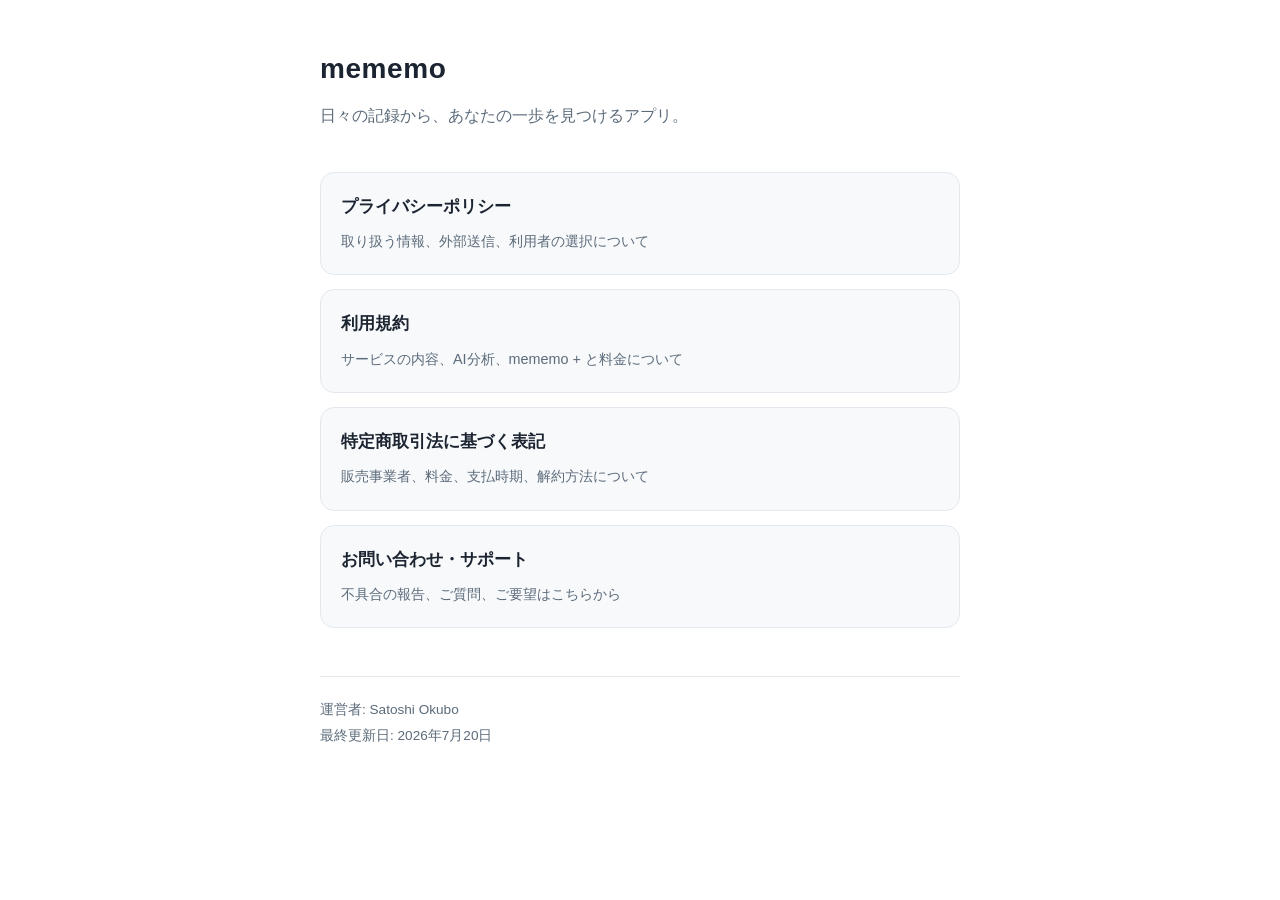
<file: index.html>
<!doctype html>
<html lang="ja">
<head>
<meta charset="utf-8">
<meta name="viewport" content="width=device-width, initial-scale=1">
<title>mememo</title>
<meta name="description" content="mememo — 日々の記録から、あなたの一歩を見つけるアプリ。">
<link rel="stylesheet" href="./style.css">
</head>
<body>
<div class="wrap">
  <h1>mememo</h1>
  <p class="lead">日々の記録から、あなたの一歩を見つけるアプリ。</p>

  <a class="card" href="./privacy.html">
    <strong>プライバシーポリシー</strong>
    <span>取り扱う情報、外部送信、利用者の選択について</span>
  </a>
  <a class="card" href="./terms.html">
    <strong>利用規約</strong>
    <span>サービスの内容、AI分析、mememo + と料金について</span>
  </a>
  <a class="card" href="./tokushoho.html">
    <strong>特定商取引法に基づく表記</strong>
    <span>販売事業者、料金、支払時期、解約方法について</span>
  </a>
  <a class="card" href="https://docs.google.com/forms/d/e/1FAIpQLScJXUydYHFJIfrz_PxW7Av07f2X0ozqBW9UXfN3OIMN_xY0AQ/viewform">
    <strong>お問い合わせ・サポート</strong>
    <span>不具合の報告、ご質問、ご要望はこちらから</span>
  </a>

  <footer>
    運営者: Satoshi Okubo<br>
    最終更新日: 2026年7月20日
  </footer>
</div>
</body>
</html>
</file>
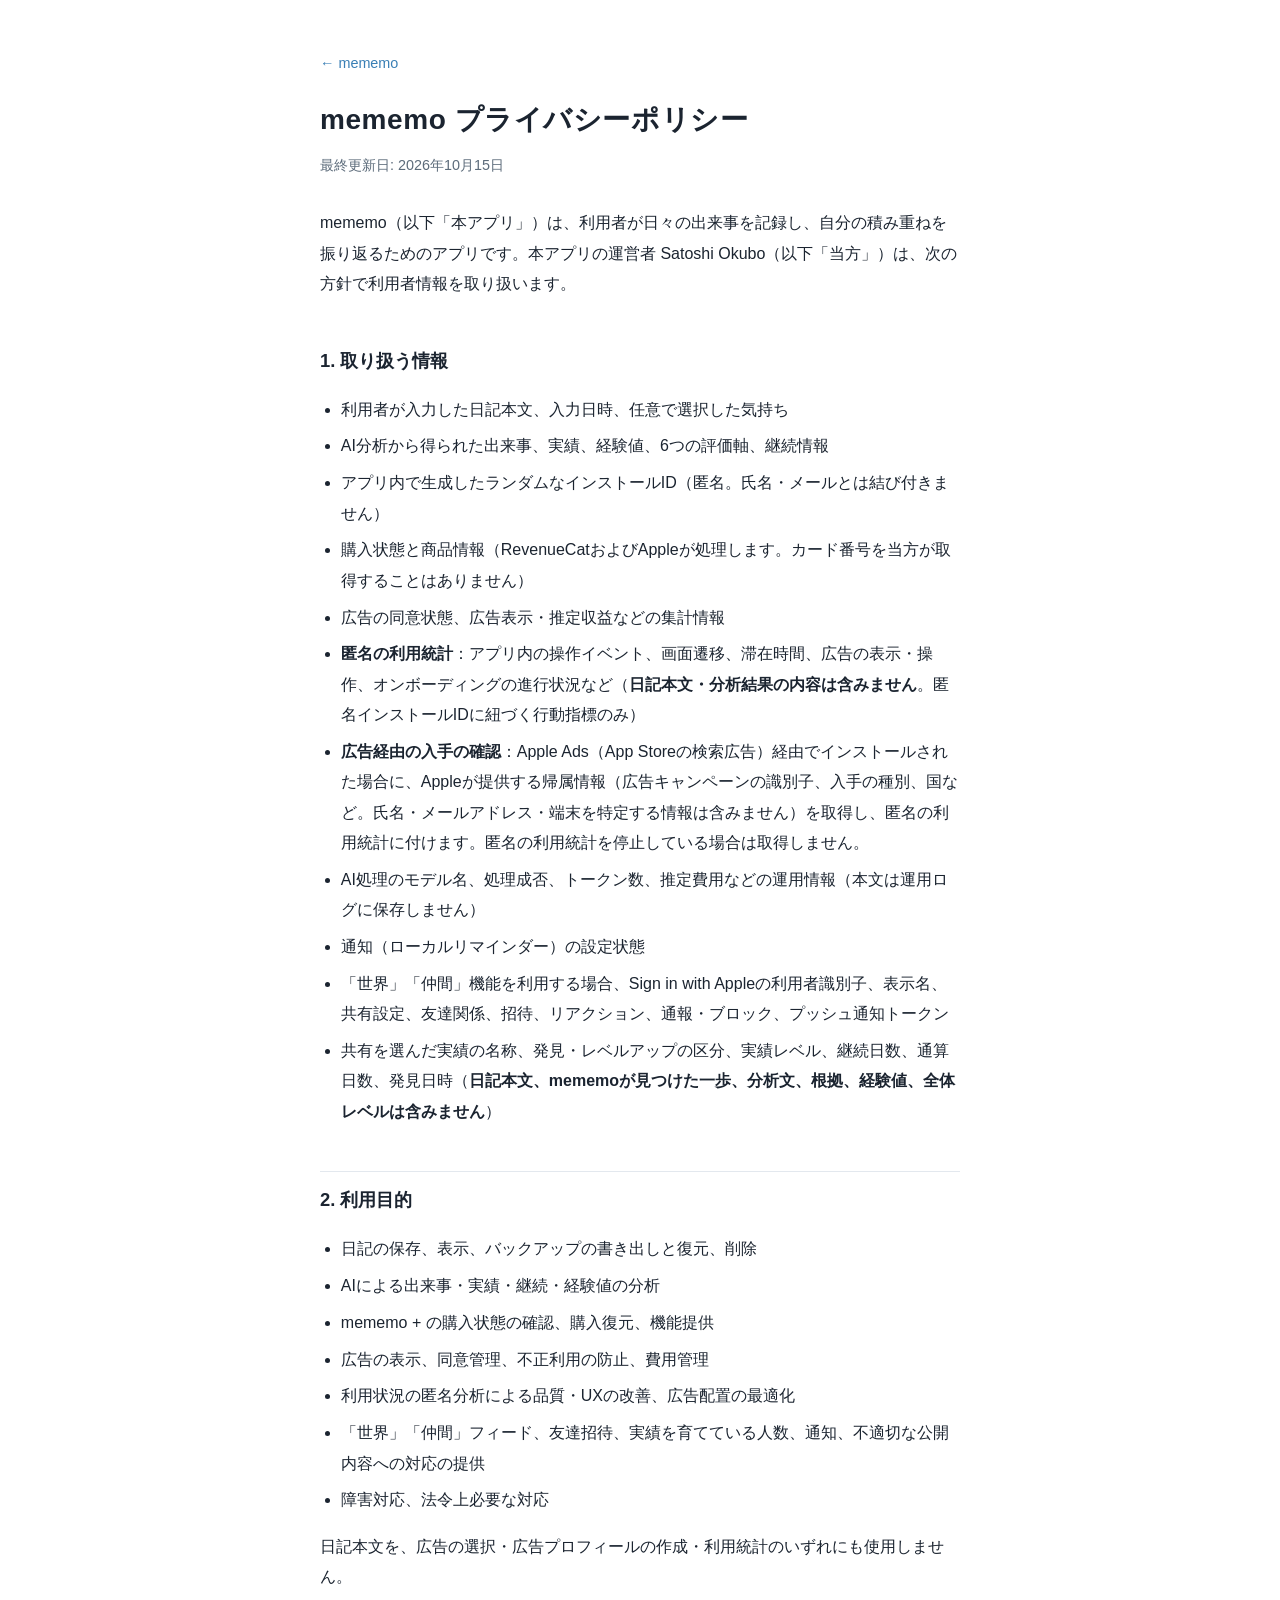
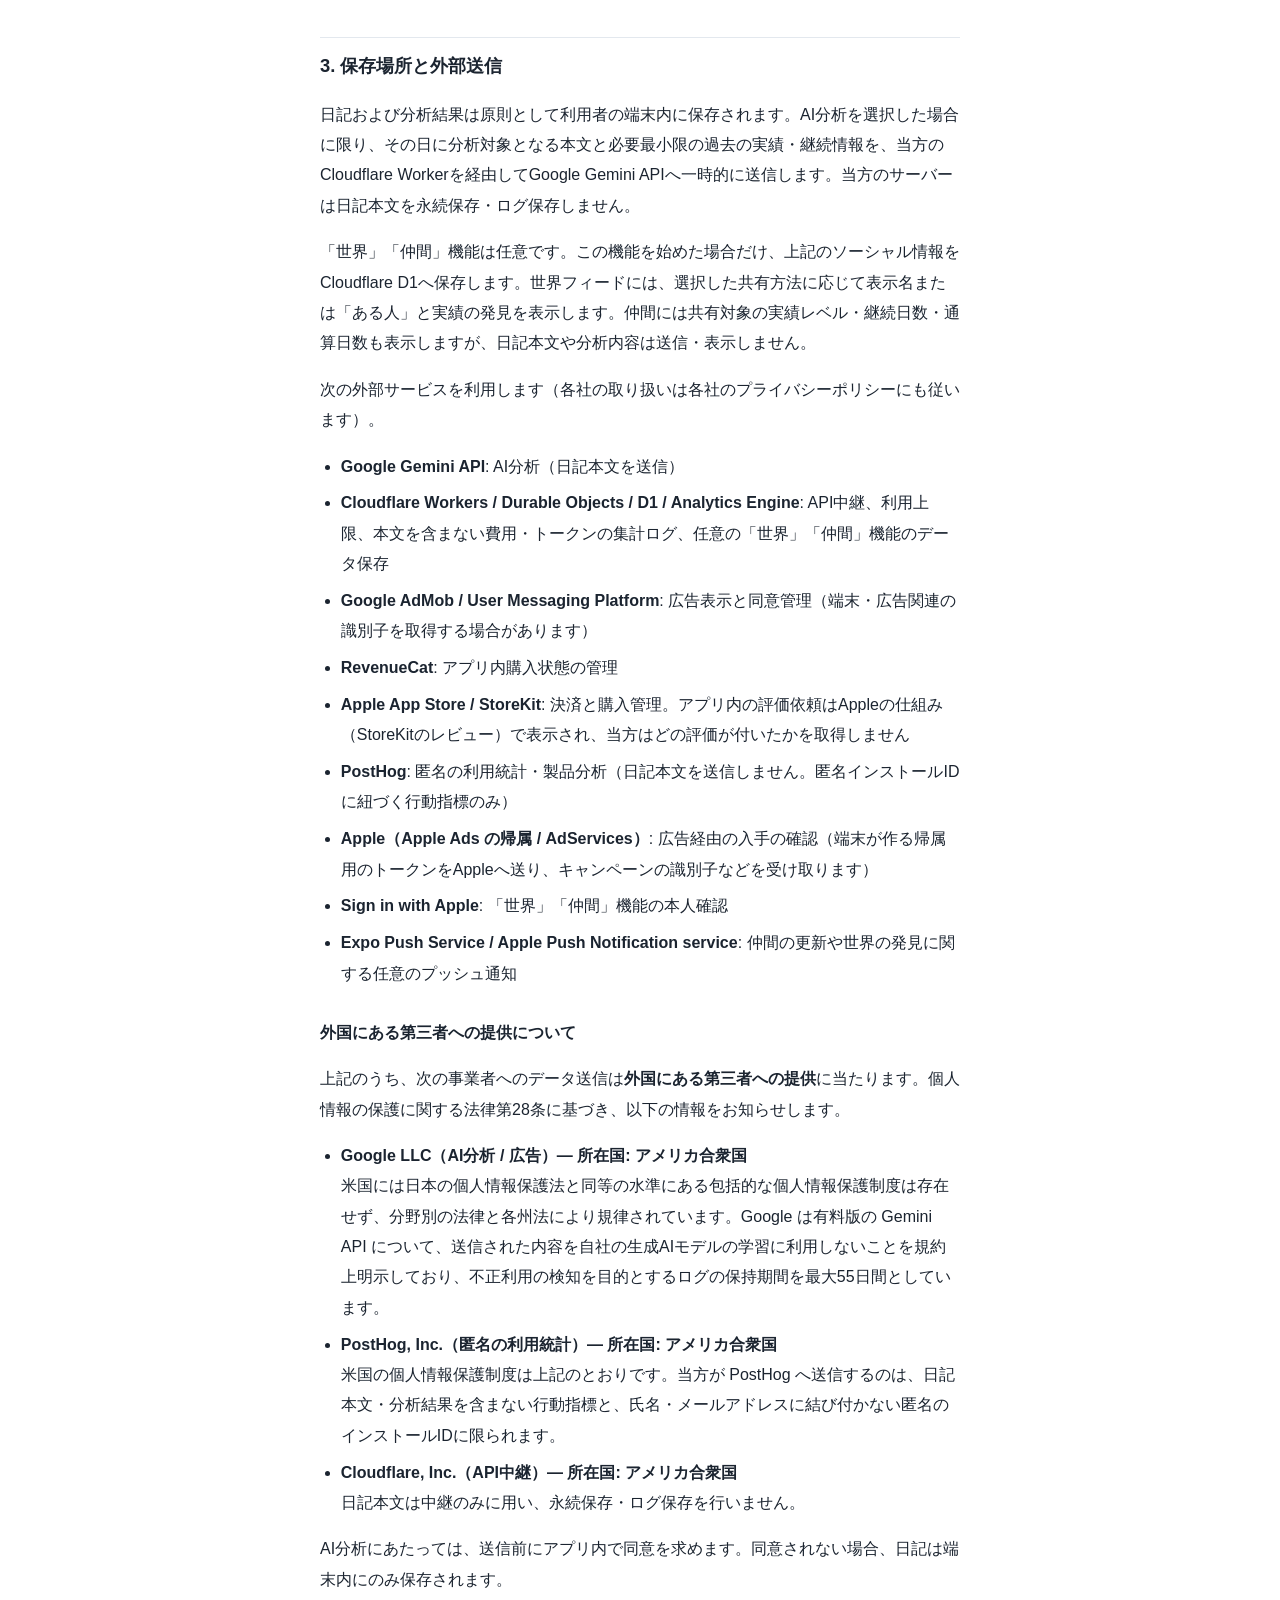
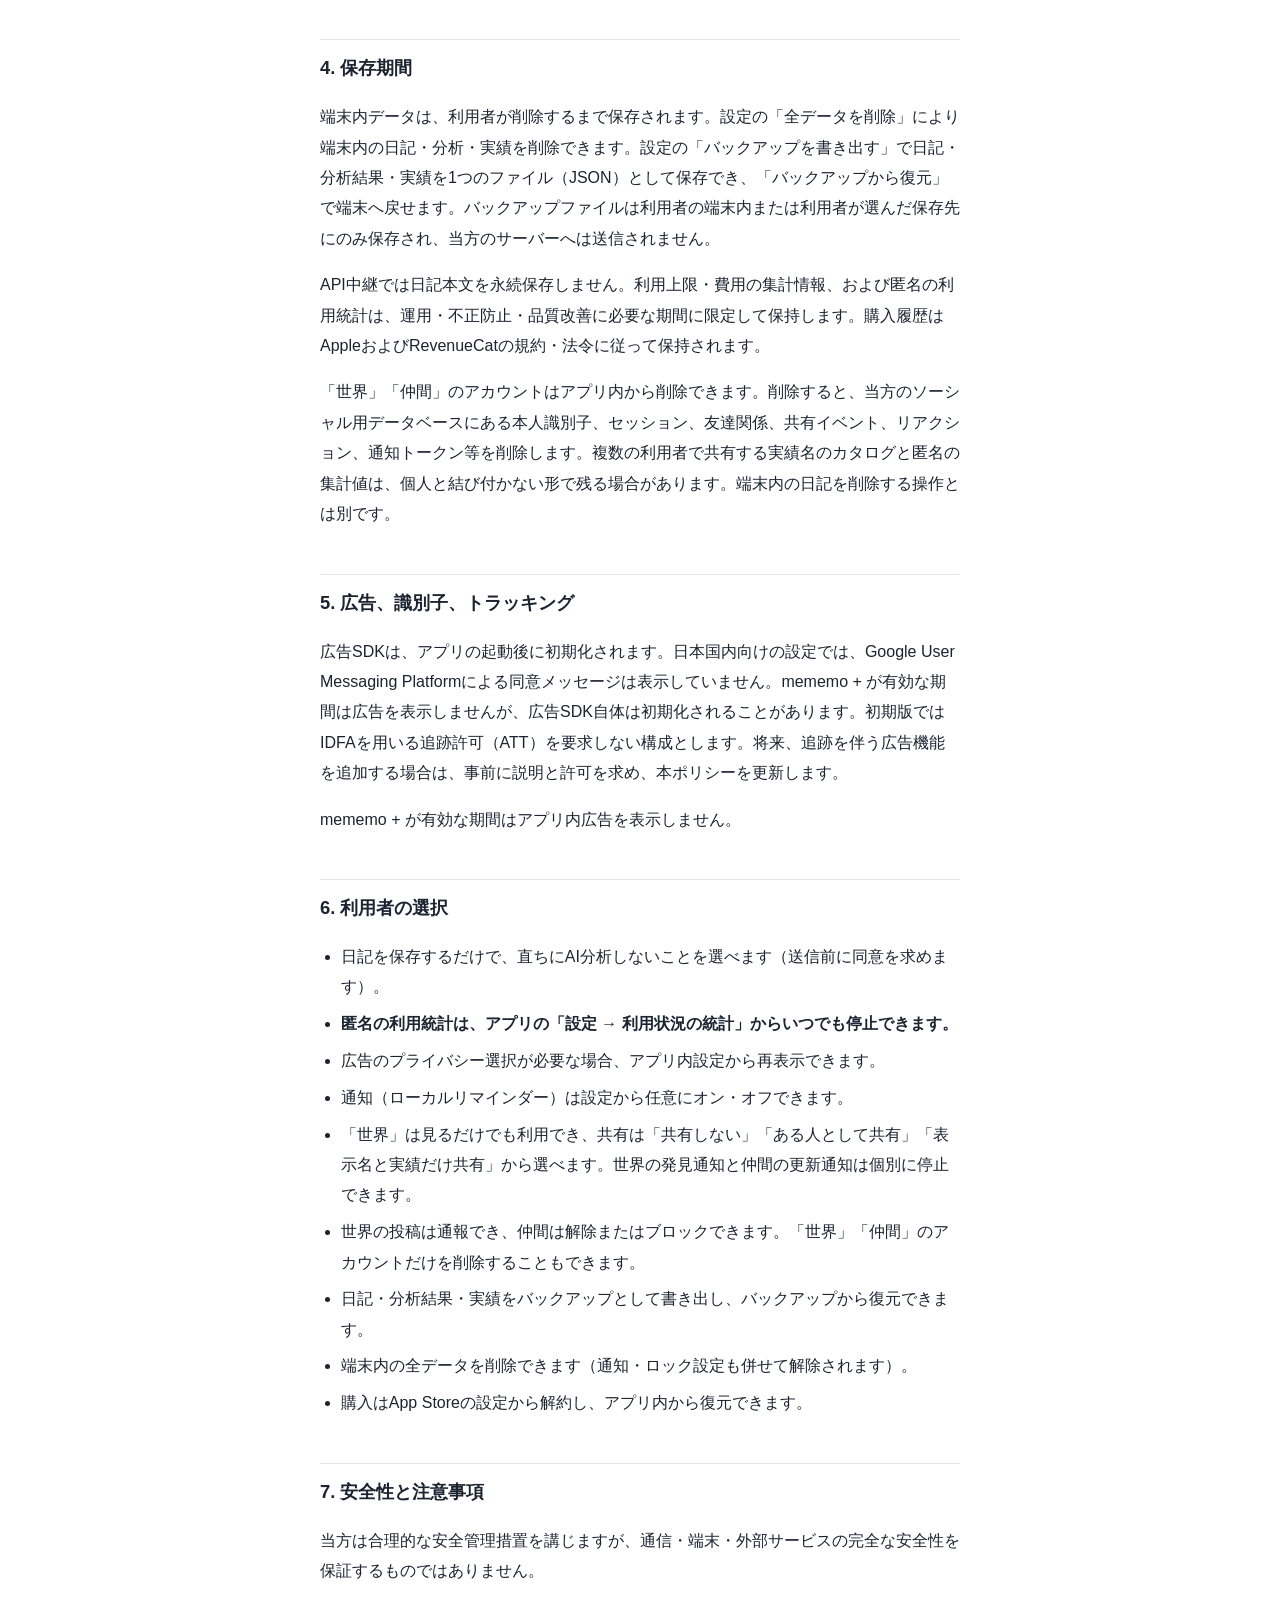
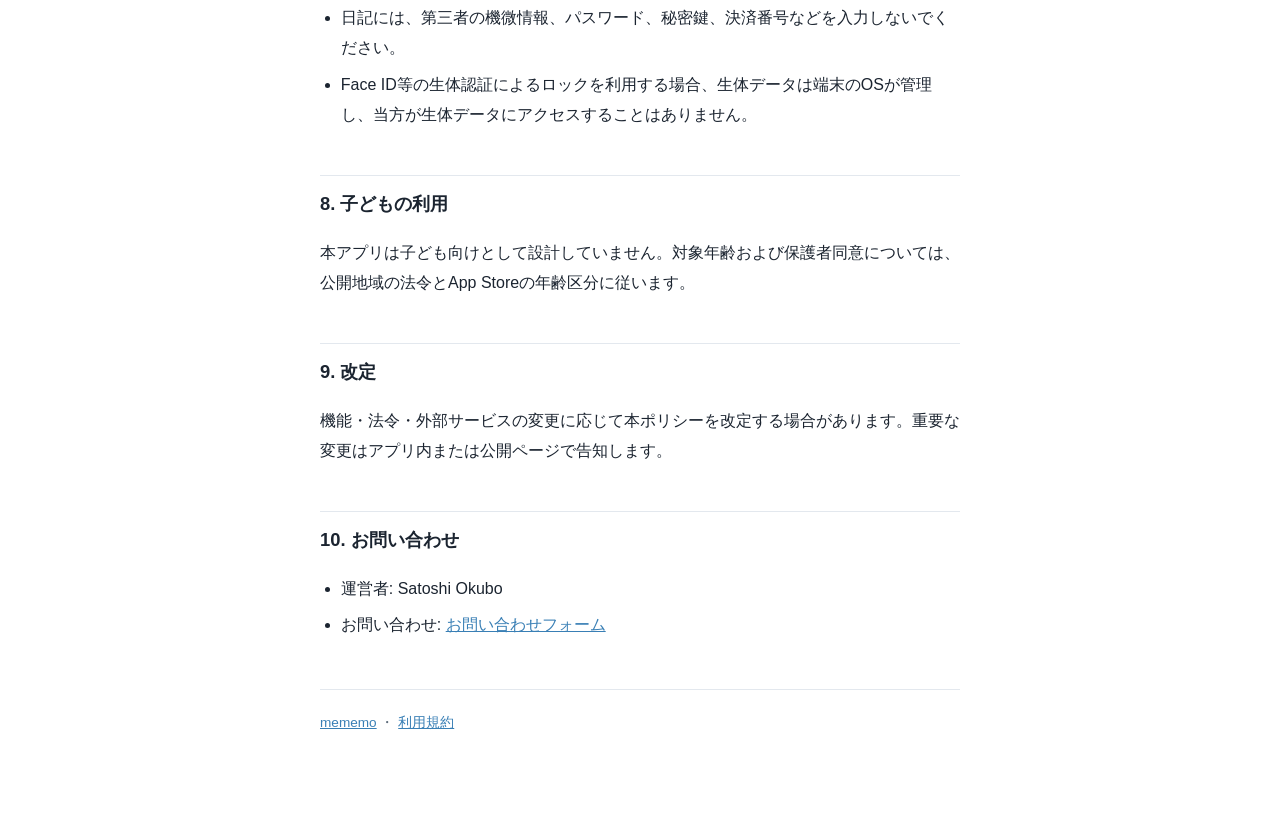
<file: privacy.html>
<!doctype html>
<html lang="ja">
<head>
<meta charset="utf-8">
<meta name="viewport" content="width=device-width, initial-scale=1">
<title>プライバシーポリシー | mememo</title>
<meta name="description" content="mememo のプライバシーポリシー。取り扱う情報、保存場所と外部送信、利用者の選択について。">
<link rel="stylesheet" href="./style.css">
</head>
<body>
<div class="wrap">
  <a class="back" href="./">← mememo</a>
  <h1>mememo プライバシーポリシー</h1>
  <p class="updated">最終更新日: 2026年10月15日</p>

  <p>mememo（以下「本アプリ」）は、利用者が日々の出来事を記録し、自分の積み重ねを振り返るためのアプリです。本アプリの運営者 Satoshi Okubo（以下「当方」）は、次の方針で利用者情報を取り扱います。</p>

  <h2>1. 取り扱う情報</h2>
  <ul>
    <li>利用者が入力した日記本文、入力日時、任意で選択した気持ち</li>
    <li>AI分析から得られた出来事、実績、経験値、6つの評価軸、継続情報</li>
    <li>アプリ内で生成したランダムなインストールID（匿名。氏名・メールとは結び付きません）</li>
    <li>購入状態と商品情報（RevenueCatおよびAppleが処理します。カード番号を当方が取得することはありません）</li>
    <li>広告の同意状態、広告表示・推定収益などの集計情報</li>
    <li><strong>匿名の利用統計</strong>：アプリ内の操作イベント、画面遷移、滞在時間、広告の表示・操作、オンボーディングの進行状況など（<strong>日記本文・分析結果の内容は含みません</strong>。匿名インストールIDに紐づく行動指標のみ）</li>
    <li><strong>広告経由の入手の確認</strong>：Apple Ads（App Storeの検索広告）経由でインストールされた場合に、Appleが提供する帰属情報（広告キャンペーンの識別子、入手の種別、国など。氏名・メールアドレス・端末を特定する情報は含みません）を取得し、匿名の利用統計に付けます。匿名の利用統計を停止している場合は取得しません。</li>
    <li>AI処理のモデル名、処理成否、トークン数、推定費用などの運用情報（本文は運用ログに保存しません）</li>
    <li>通知（ローカルリマインダー）の設定状態</li>
    <li>「世界」「仲間」機能を利用する場合、Sign in with Appleの利用者識別子、表示名、共有設定、友達関係、招待、リアクション、通報・ブロック、プッシュ通知トークン</li>
    <li>共有を選んだ実績の名称、発見・レベルアップの区分、実績レベル、継続日数、通算日数、発見日時（<strong>日記本文、mememoが見つけた一歩、分析文、根拠、経験値、全体レベルは含みません</strong>）</li>
  </ul>

  <h2>2. 利用目的</h2>
  <ul>
    <li>日記の保存、表示、バックアップの書き出しと復元、削除</li>
    <li>AIによる出来事・実績・継続・経験値の分析</li>
    <li>mememo + の購入状態の確認、購入復元、機能提供</li>
    <li>広告の表示、同意管理、不正利用の防止、費用管理</li>
    <li>利用状況の匿名分析による品質・UXの改善、広告配置の最適化</li>
    <li>「世界」「仲間」フィード、友達招待、実績を育てている人数、通知、不適切な公開内容への対応の提供</li>
    <li>障害対応、法令上必要な対応</li>
  </ul>
  <p>日記本文を、広告の選択・広告プロフィールの作成・利用統計のいずれにも使用しません。</p>

  <h2>3. 保存場所と外部送信</h2>
  <p>日記および分析結果は原則として利用者の端末内に保存されます。AI分析を選択した場合に限り、その日に分析対象となる本文と必要最小限の過去の実績・継続情報を、当方のCloudflare Workerを経由してGoogle Gemini APIへ一時的に送信します。当方のサーバーは日記本文を永続保存・ログ保存しません。</p>
  <p>「世界」「仲間」機能は任意です。この機能を始めた場合だけ、上記のソーシャル情報をCloudflare D1へ保存します。世界フィードには、選択した共有方法に応じて表示名または「ある人」と実績の発見を表示します。仲間には共有対象の実績レベル・継続日数・通算日数も表示しますが、日記本文や分析内容は送信・表示しません。</p>
  <p>次の外部サービスを利用します（各社の取り扱いは各社のプライバシーポリシーにも従います）。</p>
  <ul>
    <li><strong>Google Gemini API</strong>: AI分析（日記本文を送信）</li>
    <li><strong>Cloudflare Workers / Durable Objects / D1 / Analytics Engine</strong>: API中継、利用上限、本文を含まない費用・トークンの集計ログ、任意の「世界」「仲間」機能のデータ保存</li>
    <li><strong>Google AdMob / User Messaging Platform</strong>: 広告表示と同意管理（端末・広告関連の識別子を取得する場合があります）</li>
    <li><strong>RevenueCat</strong>: アプリ内購入状態の管理</li>
    <li><strong>Apple App Store / StoreKit</strong>: 決済と購入管理。アプリ内の評価依頼はAppleの仕組み（StoreKitのレビュー）で表示され、当方はどの評価が付いたかを取得しません</li>
    <li><strong>PostHog</strong>: 匿名の利用統計・製品分析（日記本文を送信しません。匿名インストールIDに紐づく行動指標のみ）</li>
    <li><strong>Apple（Apple Ads の帰属 / AdServices）</strong>: 広告経由の入手の確認（端末が作る帰属用のトークンをAppleへ送り、キャンペーンの識別子などを受け取ります）</li>
    <li><strong>Sign in with Apple</strong>: 「世界」「仲間」機能の本人確認</li>
    <li><strong>Expo Push Service / Apple Push Notification service</strong>: 仲間の更新や世界の発見に関する任意のプッシュ通知</li>
  </ul>

  <h3>外国にある第三者への提供について</h3>
  <p>上記のうち、次の事業者へのデータ送信は<strong>外国にある第三者への提供</strong>に当たります。個人情報の保護に関する法律第28条に基づき、以下の情報をお知らせします。</p>
  <ul>
    <li><strong>Google LLC（AI分析 / 広告）— 所在国: アメリカ合衆国</strong><br>
      米国には日本の個人情報保護法と同等の水準にある包括的な個人情報保護制度は存在せず、分野別の法律と各州法により規律されています。Google は有料版の Gemini API について、送信された内容を自社の生成AIモデルの学習に利用しないことを規約上明示しており、不正利用の検知を目的とするログの保持期間を最大55日間としています。</li>
    <li><strong>PostHog, Inc.（匿名の利用統計）— 所在国: アメリカ合衆国</strong><br>
      米国の個人情報保護制度は上記のとおりです。当方が PostHog へ送信するのは、日記本文・分析結果を含まない行動指標と、氏名・メールアドレスに結び付かない匿名のインストールIDに限られます。</li>
    <li><strong>Cloudflare, Inc.（API中継）— 所在国: アメリカ合衆国</strong><br>
      日記本文は中継のみに用い、永続保存・ログ保存を行いません。</li>
  </ul>
  <p>AI分析にあたっては、送信前にアプリ内で同意を求めます。同意されない場合、日記は端末内にのみ保存されます。</p>

  <h2>4. 保存期間</h2>
  <p>端末内データは、利用者が削除するまで保存されます。設定の「全データを削除」により端末内の日記・分析・実績を削除できます。設定の「バックアップを書き出す」で日記・分析結果・実績を1つのファイル（JSON）として保存でき、「バックアップから復元」で端末へ戻せます。バックアップファイルは利用者の端末内または利用者が選んだ保存先にのみ保存され、当方のサーバーへは送信されません。</p>
  <p>API中継では日記本文を永続保存しません。利用上限・費用の集計情報、および匿名の利用統計は、運用・不正防止・品質改善に必要な期間に限定して保持します。購入履歴はAppleおよびRevenueCatの規約・法令に従って保持されます。</p>
  <p>「世界」「仲間」のアカウントはアプリ内から削除できます。削除すると、当方のソーシャル用データベースにある本人識別子、セッション、友達関係、共有イベント、リアクション、通知トークン等を削除します。複数の利用者で共有する実績名のカタログと匿名の集計値は、個人と結び付かない形で残る場合があります。端末内の日記を削除する操作とは別です。</p>

  <h2>5. 広告、識別子、トラッキング</h2>
  <p>広告SDKは、アプリの起動後に初期化されます。日本国内向けの設定では、Google User Messaging Platformによる同意メッセージは表示していません。mememo + が有効な期間は広告を表示しませんが、広告SDK自体は初期化されることがあります。初期版ではIDFAを用いる追跡許可（ATT）を要求しない構成とします。将来、追跡を伴う広告機能を追加する場合は、事前に説明と許可を求め、本ポリシーを更新します。</p>
  <p>mememo + が有効な期間はアプリ内広告を表示しません。</p>

  <h2>6. 利用者の選択</h2>
  <ul>
    <li>日記を保存するだけで、直ちにAI分析しないことを選べます（送信前に同意を求めます）。</li>
    <li><strong>匿名の利用統計は、アプリの「設定 → 利用状況の統計」からいつでも停止できます。</strong></li>
    <li>広告のプライバシー選択が必要な場合、アプリ内設定から再表示できます。</li>
    <li>通知（ローカルリマインダー）は設定から任意にオン・オフできます。</li>
    <li>「世界」は見るだけでも利用でき、共有は「共有しない」「ある人として共有」「表示名と実績だけ共有」から選べます。世界の発見通知と仲間の更新通知は個別に停止できます。</li>
    <li>世界の投稿は通報でき、仲間は解除またはブロックできます。「世界」「仲間」のアカウントだけを削除することもできます。</li>
    <li>日記・分析結果・実績をバックアップとして書き出し、バックアップから復元できます。</li>
    <li>端末内の全データを削除できます（通知・ロック設定も併せて解除されます）。</li>
    <li>購入はApp Storeの設定から解約し、アプリ内から復元できます。</li>
  </ul>

  <h2>7. 安全性と注意事項</h2>
  <p>当方は合理的な安全管理措置を講じますが、通信・端末・外部サービスの完全な安全性を保証するものではありません。</p>
  <ul>
    <li>日記には、第三者の機微情報、パスワード、秘密鍵、決済番号などを入力しないでください。</li>
    <li>Face ID等の生体認証によるロックを利用する場合、生体データは端末のOSが管理し、当方が生体データにアクセスすることはありません。</li>
  </ul>

  <h2>8. 子どもの利用</h2>
  <p>本アプリは子ども向けとして設計していません。対象年齢および保護者同意については、公開地域の法令とApp Storeの年齢区分に従います。</p>

  <h2>9. 改定</h2>
  <p>機能・法令・外部サービスの変更に応じて本ポリシーを改定する場合があります。重要な変更はアプリ内または公開ページで告知します。</p>

  <h2>10. お問い合わせ</h2>
  <ul>
    <li>運営者: Satoshi Okubo</li>
    <li>お問い合わせ: <a href="https://docs.google.com/forms/d/e/1FAIpQLScJXUydYHFJIfrz_PxW7Av07f2X0ozqBW9UXfN3OIMN_xY0AQ/viewform">お問い合わせフォーム</a></li>
  </ul>

  <footer>
    <a href="./">mememo</a> ・ <a href="./terms.html">利用規約</a>
  </footer>
</div>
</body>
</html>
</file>
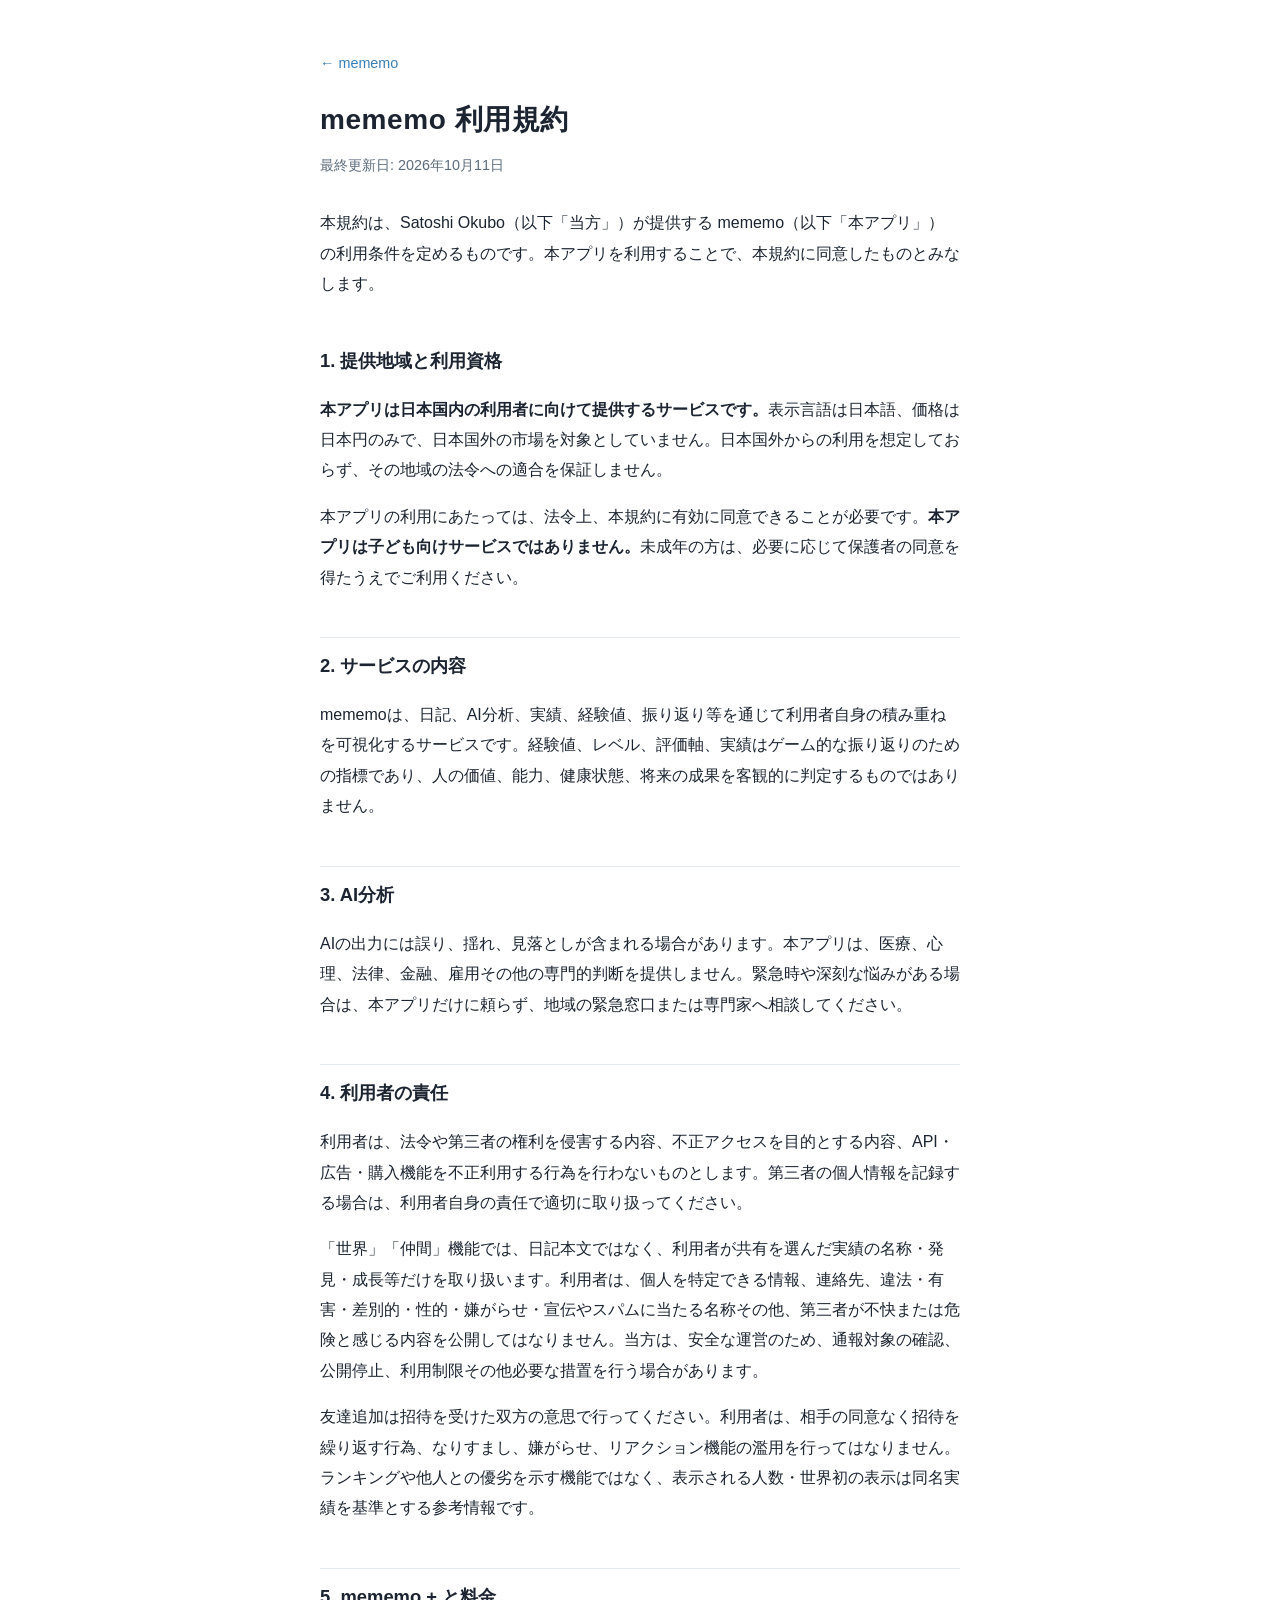
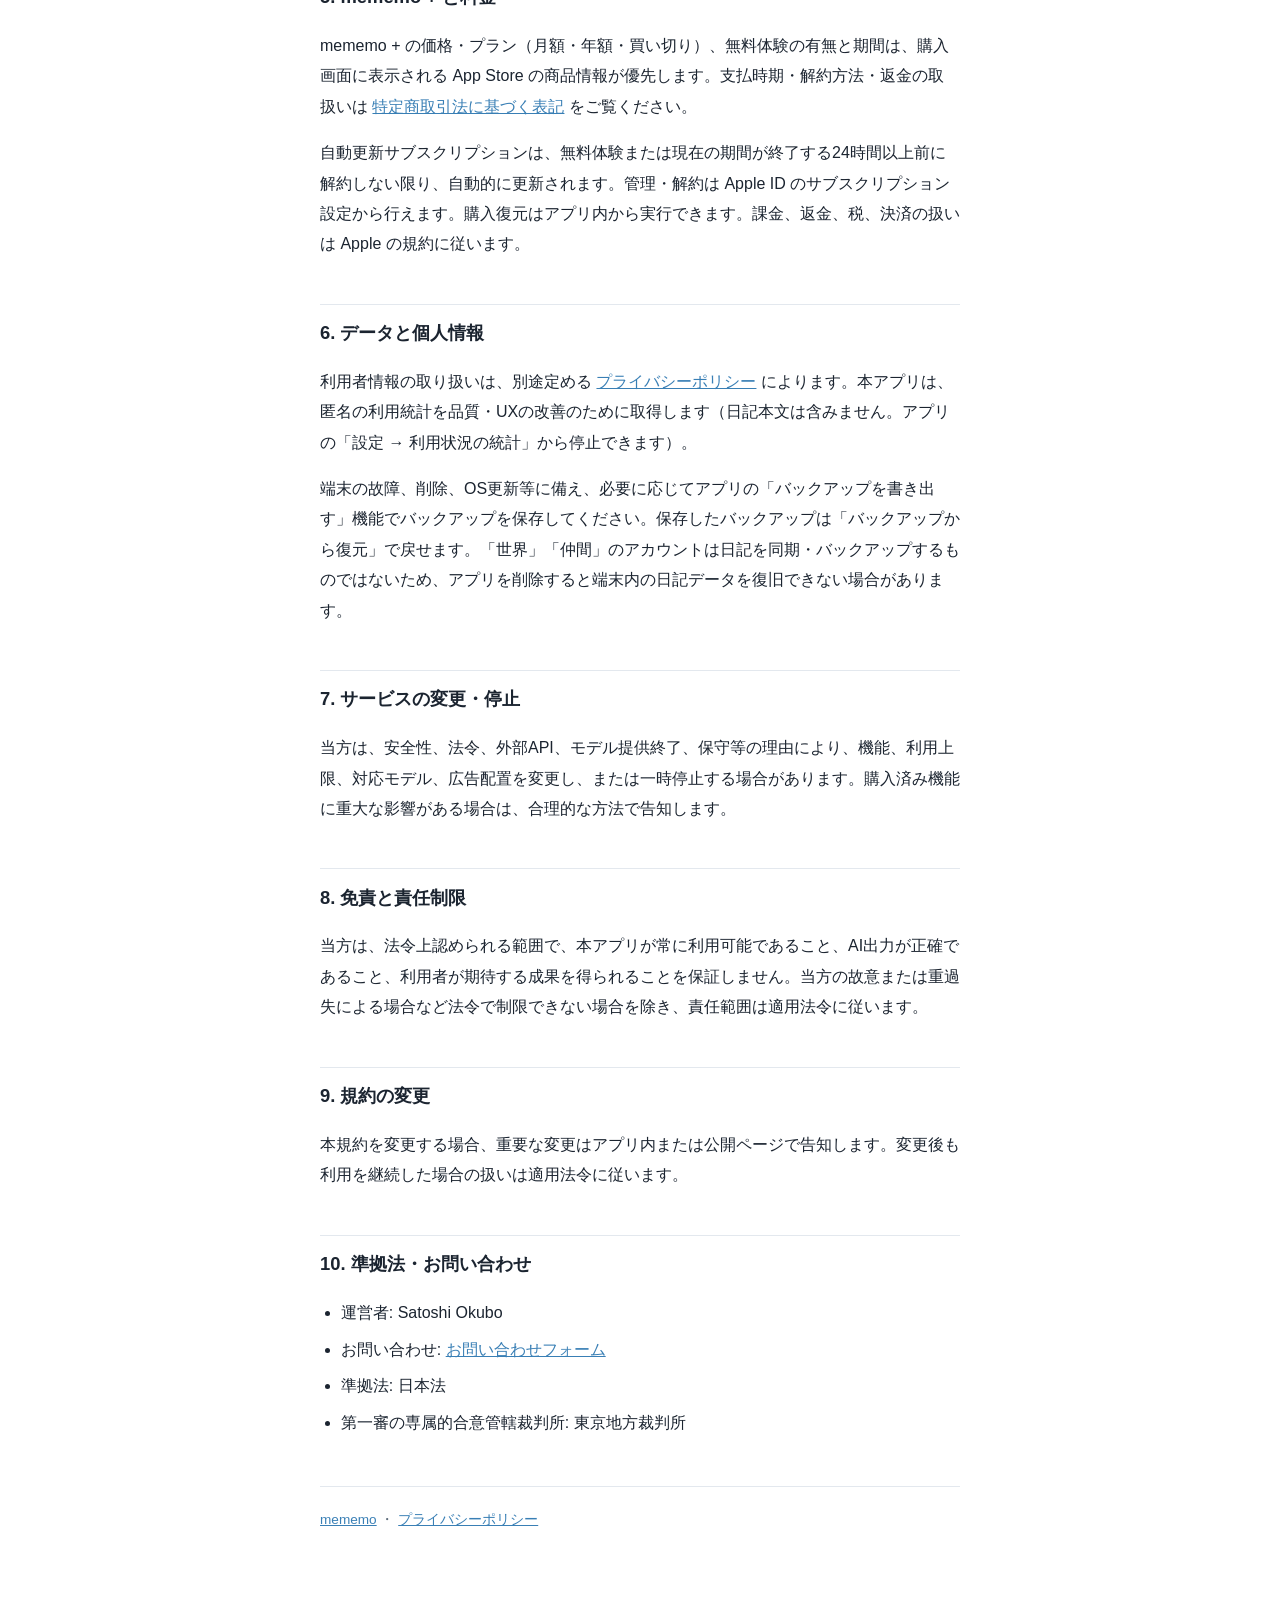
<file: terms.html>
<!doctype html>
<html lang="ja">
<head>
<meta charset="utf-8">
<meta name="viewport" content="width=device-width, initial-scale=1">
<title>利用規約 | mememo</title>
<meta name="description" content="mememo の利用規約。サービスの内容、AI分析、mememo + と料金、免責について。">
<link rel="stylesheet" href="./style.css">
</head>
<body>
<div class="wrap">
  <a class="back" href="./">← mememo</a>
  <h1>mememo 利用規約</h1>
  <p class="updated">最終更新日: 2026年10月11日</p>

  <p>本規約は、Satoshi Okubo（以下「当方」）が提供する mememo（以下「本アプリ」）の利用条件を定めるものです。本アプリを利用することで、本規約に同意したものとみなします。</p>

  <h2>1. 提供地域と利用資格</h2>
  <p><strong>本アプリは日本国内の利用者に向けて提供するサービスです。</strong>表示言語は日本語、価格は日本円のみで、日本国外の市場を対象としていません。日本国外からの利用を想定しておらず、その地域の法令への適合を保証しません。</p>
  <p>本アプリの利用にあたっては、法令上、本規約に有効に同意できることが必要です。<strong>本アプリは子ども向けサービスではありません。</strong>未成年の方は、必要に応じて保護者の同意を得たうえでご利用ください。</p>

  <h2>2. サービスの内容</h2>
  <p>mememoは、日記、AI分析、実績、経験値、振り返り等を通じて利用者自身の積み重ねを可視化するサービスです。経験値、レベル、評価軸、実績はゲーム的な振り返りのための指標であり、人の価値、能力、健康状態、将来の成果を客観的に判定するものではありません。</p>

  <h2>3. AI分析</h2>
  <p>AIの出力には誤り、揺れ、見落としが含まれる場合があります。本アプリは、医療、心理、法律、金融、雇用その他の専門的判断を提供しません。緊急時や深刻な悩みがある場合は、本アプリだけに頼らず、地域の緊急窓口または専門家へ相談してください。</p>

  <h2>4. 利用者の責任</h2>
  <p>利用者は、法令や第三者の権利を侵害する内容、不正アクセスを目的とする内容、API・広告・購入機能を不正利用する行為を行わないものとします。第三者の個人情報を記録する場合は、利用者自身の責任で適切に取り扱ってください。</p>
  <p>「世界」「仲間」機能では、日記本文ではなく、利用者が共有を選んだ実績の名称・発見・成長等だけを取り扱います。利用者は、個人を特定できる情報、連絡先、違法・有害・差別的・性的・嫌がらせ・宣伝やスパムに当たる名称その他、第三者が不快または危険と感じる内容を公開してはなりません。当方は、安全な運営のため、通報対象の確認、公開停止、利用制限その他必要な措置を行う場合があります。</p>
  <p>友達追加は招待を受けた双方の意思で行ってください。利用者は、相手の同意なく招待を繰り返す行為、なりすまし、嫌がらせ、リアクション機能の濫用を行ってはなりません。ランキングや他人との優劣を示す機能ではなく、表示される人数・世界初の表示は同名実績を基準とする参考情報です。</p>

  <h2>5. mememo + と料金</h2>
  <p>mememo + の価格・プラン（月額・年額・買い切り）、無料体験の有無と期間は、購入画面に表示される App Store の商品情報が優先します。支払時期・解約方法・返金の取扱いは <a href="./tokushoho.html">特定商取引法に基づく表記</a> をご覧ください。</p>
  <p>自動更新サブスクリプションは、無料体験または現在の期間が終了する24時間以上前に解約しない限り、自動的に更新されます。管理・解約は Apple ID のサブスクリプション設定から行えます。購入復元はアプリ内から実行できます。課金、返金、税、決済の扱いは Apple の規約に従います。</p>

  <h2>6. データと個人情報</h2>
  <p>利用者情報の取り扱いは、別途定める <a href="./privacy.html">プライバシーポリシー</a> によります。本アプリは、匿名の利用統計を品質・UXの改善のために取得します（日記本文は含みません。アプリの「設定 → 利用状況の統計」から停止できます）。</p>
  <p>端末の故障、削除、OS更新等に備え、必要に応じてアプリの「バックアップを書き出す」機能でバックアップを保存してください。保存したバックアップは「バックアップから復元」で戻せます。「世界」「仲間」のアカウントは日記を同期・バックアップするものではないため、アプリを削除すると端末内の日記データを復旧できない場合があります。</p>

  <h2>7. サービスの変更・停止</h2>
  <p>当方は、安全性、法令、外部API、モデル提供終了、保守等の理由により、機能、利用上限、対応モデル、広告配置を変更し、または一時停止する場合があります。購入済み機能に重大な影響がある場合は、合理的な方法で告知します。</p>

  <h2>8. 免責と責任制限</h2>
  <p>当方は、法令上認められる範囲で、本アプリが常に利用可能であること、AI出力が正確であること、利用者が期待する成果を得られることを保証しません。当方の故意または重過失による場合など法令で制限できない場合を除き、責任範囲は適用法令に従います。</p>

  <h2>9. 規約の変更</h2>
  <p>本規約を変更する場合、重要な変更はアプリ内または公開ページで告知します。変更後も利用を継続した場合の扱いは適用法令に従います。</p>

  <h2>10. 準拠法・お問い合わせ</h2>
  <ul>
    <li>運営者: Satoshi Okubo</li>
    <li>お問い合わせ: <a href="https://docs.google.com/forms/d/e/1FAIpQLScJXUydYHFJIfrz_PxW7Av07f2X0ozqBW9UXfN3OIMN_xY0AQ/viewform">お問い合わせフォーム</a></li>
    <li>準拠法: 日本法</li>
    <li>第一審の専属的合意管轄裁判所: 東京地方裁判所</li>
  </ul>

  <footer>
    <a href="./">mememo</a> ・ <a href="./privacy.html">プライバシーポリシー</a>
  </footer>
</div>
</body>
</html>
</file>
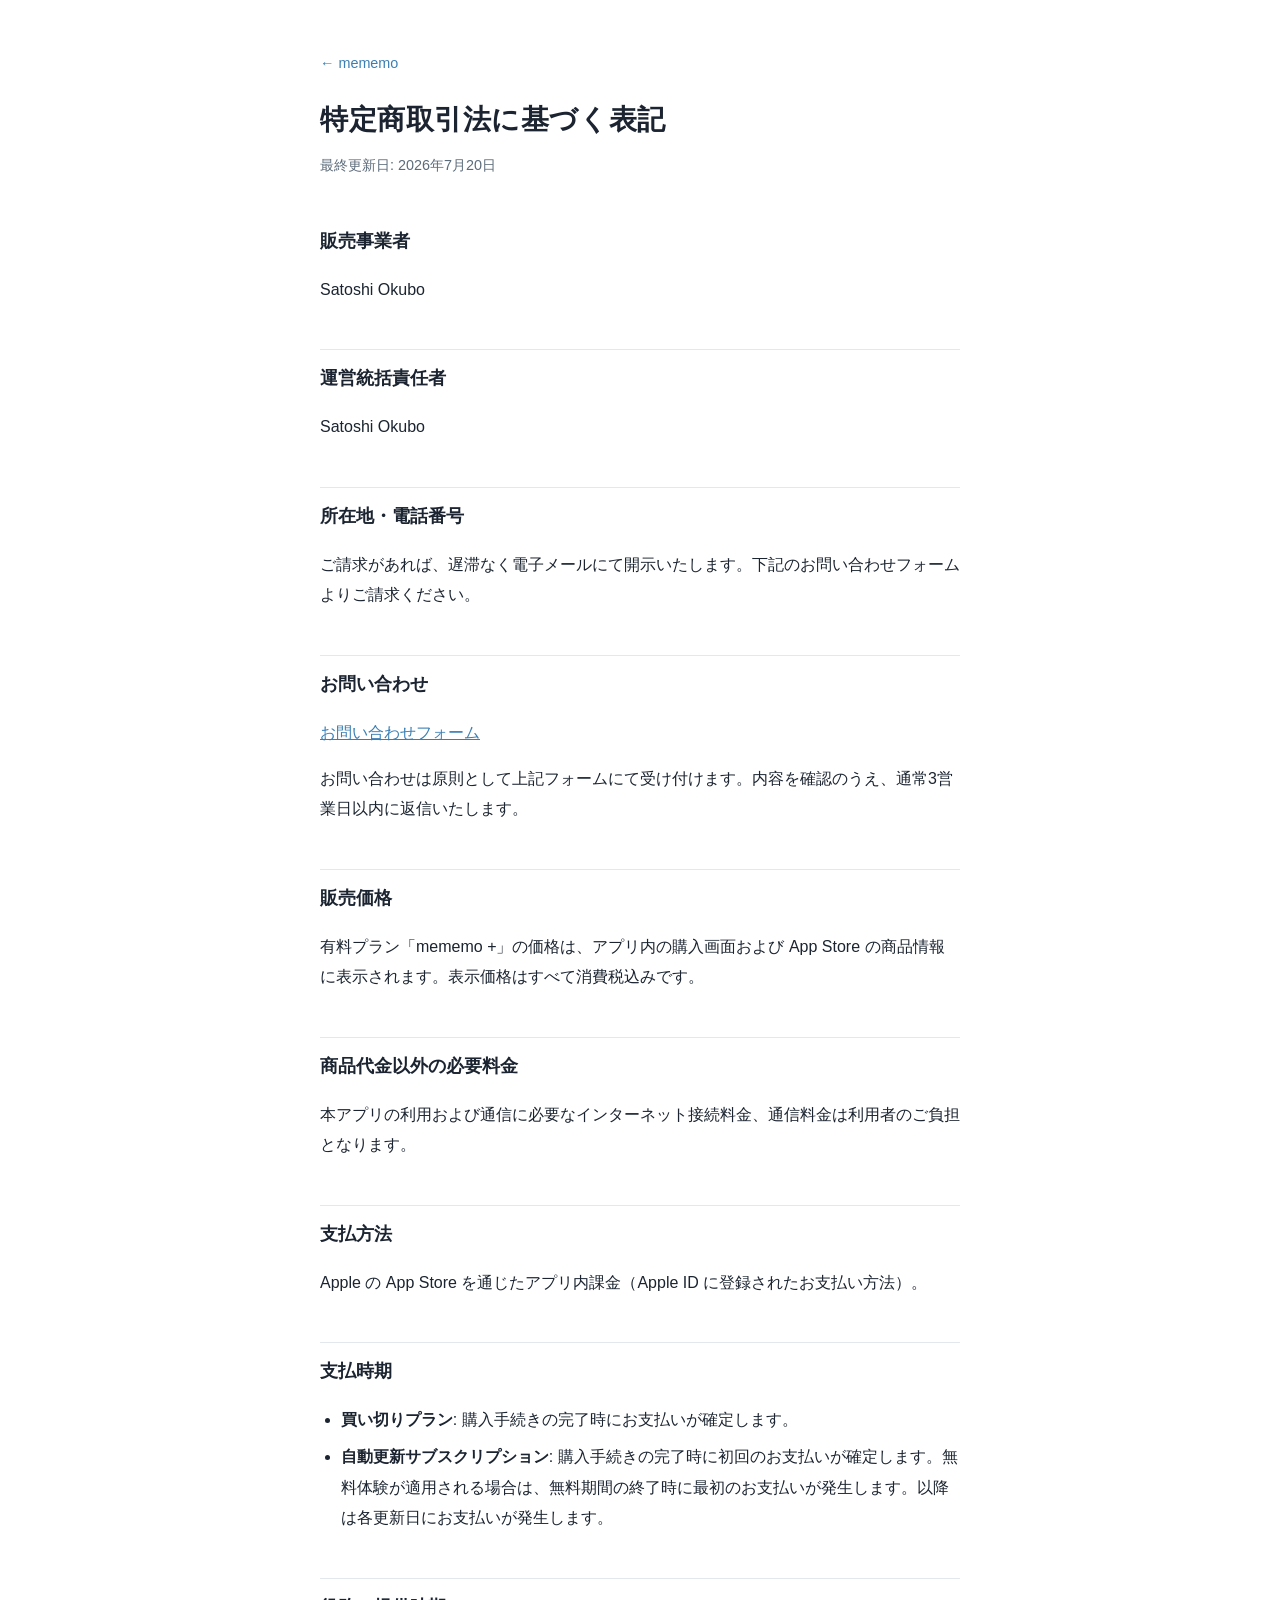
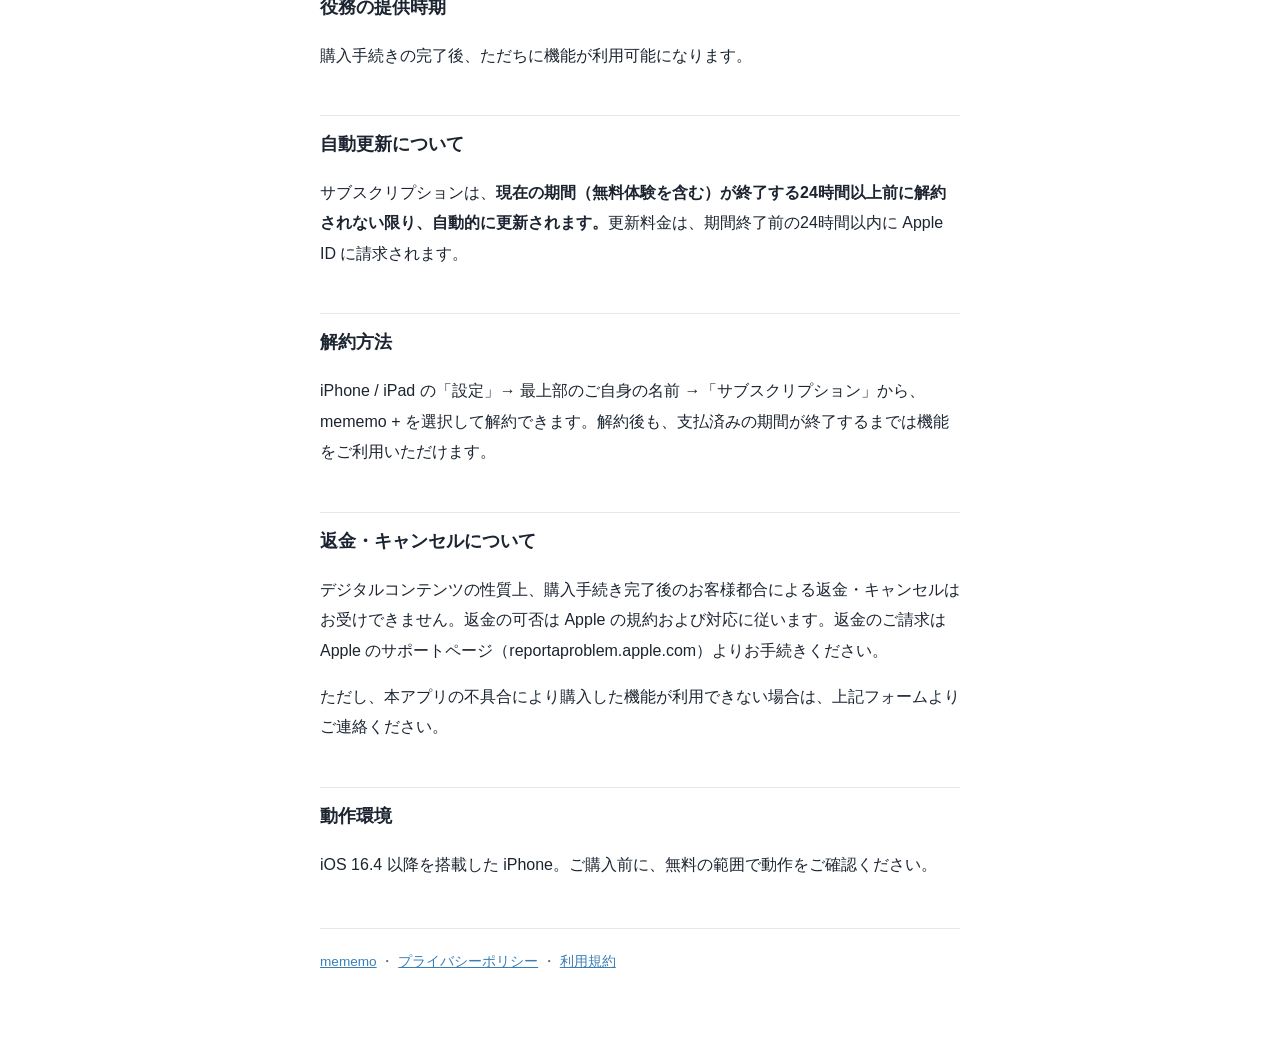
<file: tokushoho.html>
<!doctype html>
<html lang="ja">
<head>
<meta charset="utf-8">
<meta name="viewport" content="width=device-width, initial-scale=1">
<title>特定商取引法に基づく表記 | mememo</title>
<meta name="description" content="mememo の特定商取引法に基づく表記。販売事業者、料金、支払時期、解約方法について。">
<link rel="stylesheet" href="./style.css">
</head>
<body>
<div class="wrap">
  <a class="back" href="./">← mememo</a>
  <h1>特定商取引法に基づく表記</h1>
  <p class="updated">最終更新日: 2026年7月20日</p>

  <h2>販売事業者</h2>
  <p>Satoshi Okubo</p>

  <h2>運営統括責任者</h2>
  <p>Satoshi Okubo</p>

  <h2>所在地・電話番号</h2>
  <p>ご請求があれば、遅滞なく電子メールにて開示いたします。下記のお問い合わせフォームよりご請求ください。</p>

  <h2>お問い合わせ</h2>
  <p><a href="https://docs.google.com/forms/d/e/1FAIpQLScJXUydYHFJIfrz_PxW7Av07f2X0ozqBW9UXfN3OIMN_xY0AQ/viewform">お問い合わせフォーム</a></p>
  <p>お問い合わせは原則として上記フォームにて受け付けます。内容を確認のうえ、通常3営業日以内に返信いたします。</p>

  <h2>販売価格</h2>
  <p>有料プラン「mememo +」の価格は、アプリ内の購入画面および App Store の商品情報に表示されます。表示価格はすべて消費税込みです。</p>

  <h2>商品代金以外の必要料金</h2>
  <p>本アプリの利用および通信に必要なインターネット接続料金、通信料金は利用者のご負担となります。</p>

  <h2>支払方法</h2>
  <p>Apple の App Store を通じたアプリ内課金（Apple ID に登録されたお支払い方法）。</p>

  <h2>支払時期</h2>
  <ul>
    <li><strong>買い切りプラン</strong>: 購入手続きの完了時にお支払いが確定します。</li>
    <li><strong>自動更新サブスクリプション</strong>: 購入手続きの完了時に初回のお支払いが確定します。無料体験が適用される場合は、無料期間の終了時に最初のお支払いが発生します。以降は各更新日にお支払いが発生します。</li>
  </ul>

  <h2>役務の提供時期</h2>
  <p>購入手続きの完了後、ただちに機能が利用可能になります。</p>

  <h2>自動更新について</h2>
  <p>サブスクリプションは、<strong>現在の期間（無料体験を含む）が終了する24時間以上前に解約されない限り、自動的に更新されます。</strong>更新料金は、期間終了前の24時間以内に Apple ID に請求されます。</p>

  <h2>解約方法</h2>
  <p>iPhone / iPad の「設定」→ 最上部のご自身の名前 →「サブスクリプション」から、mememo + を選択して解約できます。解約後も、支払済みの期間が終了するまでは機能をご利用いただけます。</p>

  <h2>返金・キャンセルについて</h2>
  <p>デジタルコンテンツの性質上、購入手続き完了後のお客様都合による返金・キャンセルはお受けできません。返金の可否は Apple の規約および対応に従います。返金のご請求は Apple のサポートページ（reportaproblem.apple.com）よりお手続きください。</p>
  <p>ただし、本アプリの不具合により購入した機能が利用できない場合は、上記フォームよりご連絡ください。</p>

  <h2>動作環境</h2>
  <p>iOS 16.4 以降を搭載した iPhone。ご購入前に、無料の範囲で動作をご確認ください。</p>

  <footer>
    <a href="./">mememo</a> ・ <a href="./privacy.html">プライバシーポリシー</a> ・ <a href="./terms.html">利用規約</a>
  </footer>
</div>
</body>
</html>
</file>
<file: style.css>
:root {
  color-scheme: light dark;
  --bg: #ffffff;
  --fg: #1b2430;
  --muted: #5c6b7a;
  --line: #e3e8ee;
  --card: #f7f9fb;
  --accent: #397FB5;
}

@media (prefers-color-scheme: dark) {
  :root {
    --bg: #12171d;
    --fg: #e8edf3;
    --muted: #9aa8b6;
    --line: #27313c;
    --card: #1a212a;
    --accent: #6CB6DF;
  }
}

* { box-sizing: border-box; }

body {
  margin: 0;
  background: var(--bg);
  color: var(--fg);
  font-family: -apple-system, BlinkMacSystemFont, "Hiragino Sans", "Noto Sans JP", "Yu Gothic UI", sans-serif;
  font-size: 16px;
  line-height: 1.9;
  -webkit-text-size-adjust: 100%;
}

.wrap {
  max-width: 680px;
  margin: 0 auto;
  padding: 48px 20px 80px;
}

h1 {
  font-size: 1.75rem;
  line-height: 1.5;
  margin: 0 0 .4em;
  letter-spacing: .02em;
}

h2 {
  font-size: 1.15rem;
  margin: 2.4em 0 .6em;
  padding-top: .6em;
  border-top: 1px solid var(--line);
}

h2:first-of-type { border-top: none; padding-top: 0; }

h3 {
  font-size: 1rem;
  margin: 1.8em 0 .4em;
}

p, li { font-size: 1rem; }

ul { padding-left: 1.3em; }

li { margin-bottom: .4em; }

a { color: var(--accent); }

.lead {
  color: var(--muted);
  margin: 0 0 2.5em;
}

.updated {
  color: var(--muted);
  font-size: .9rem;
  margin: 0 0 2em;
}

.card {
  display: block;
  border: 1px solid var(--line);
  background: var(--card);
  border-radius: 14px;
  padding: 18px 20px;
  margin-bottom: 14px;
  text-decoration: none;
  color: inherit;
}

.card:hover { border-color: var(--accent); }

.card strong { display: block; font-size: 1.05rem; margin-bottom: .2em; }

.card span { color: var(--muted); font-size: .9rem; }

.back {
  display: inline-block;
  margin-bottom: 1.5em;
  font-size: .9rem;
  text-decoration: none;
}

footer {
  margin-top: 48px;
  padding-top: 20px;
  border-top: 1px solid var(--line);
  color: var(--muted);
  font-size: .85rem;
}
</file>
